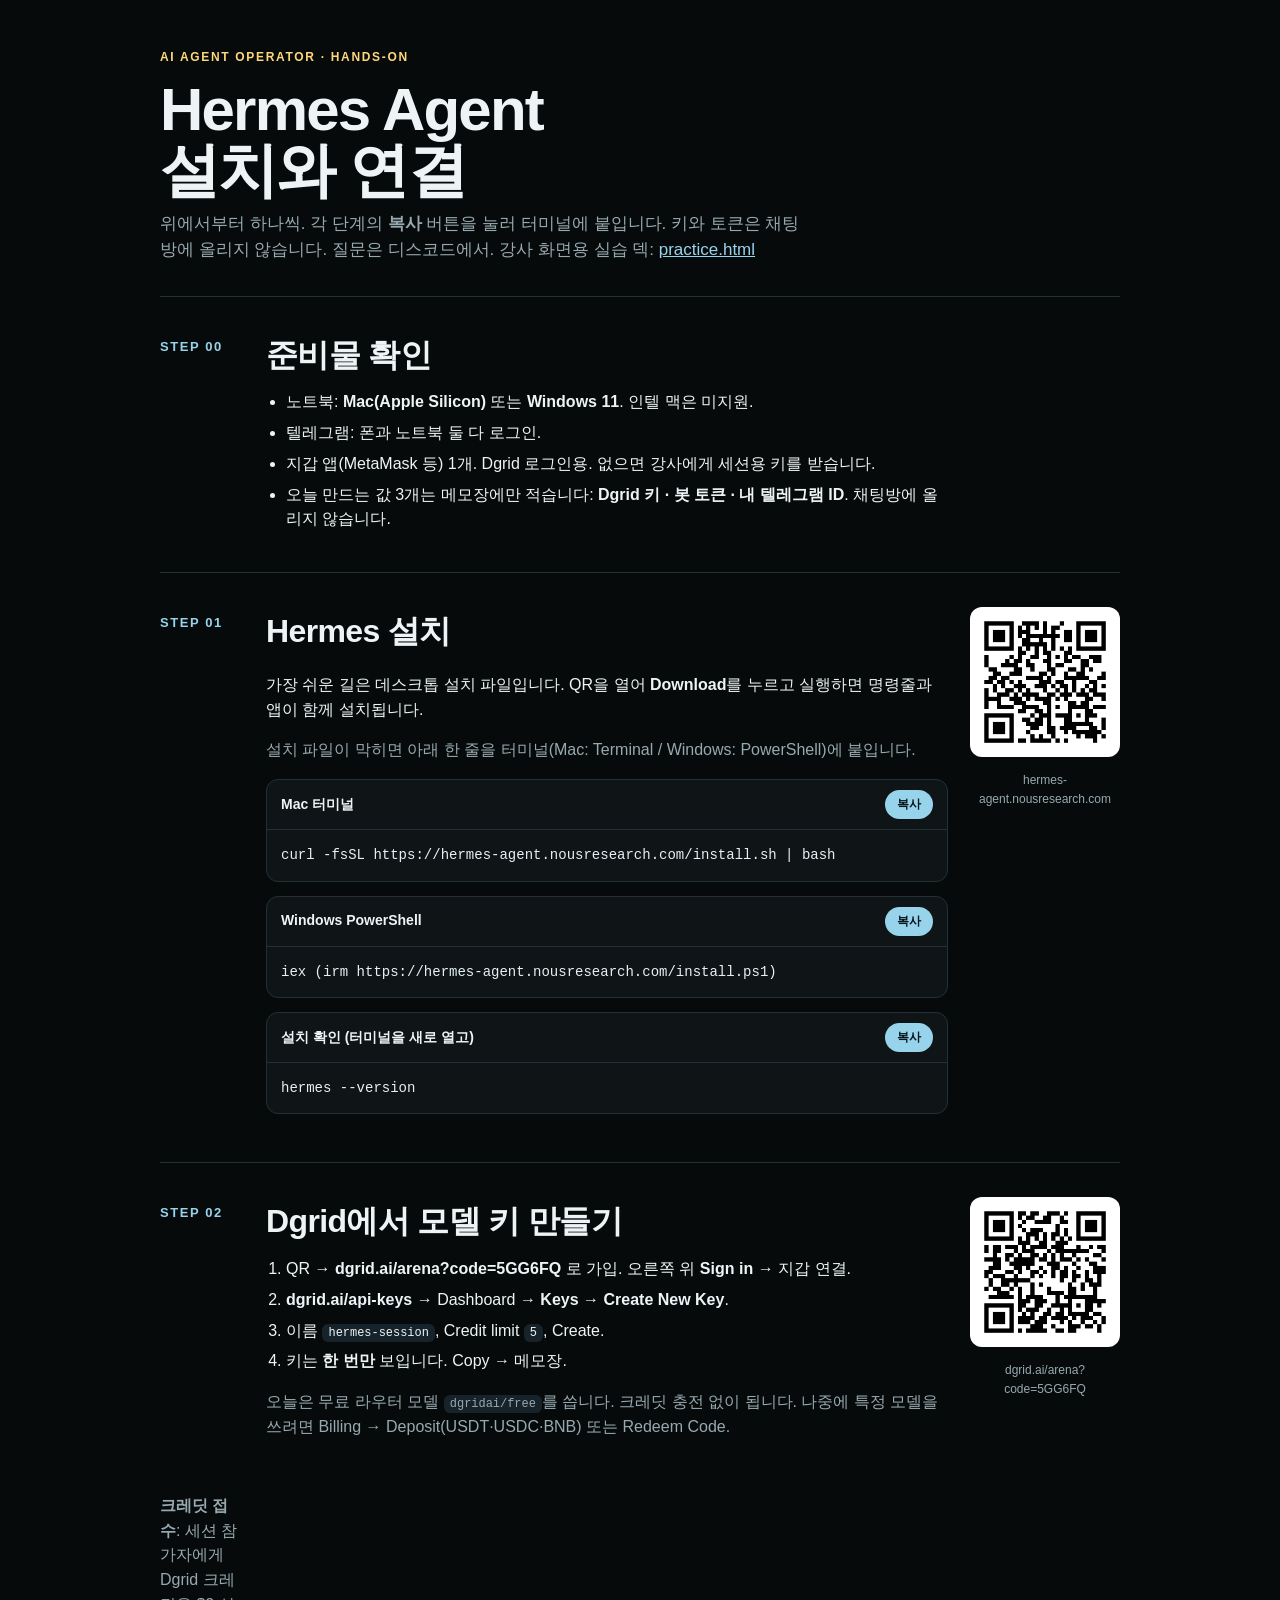
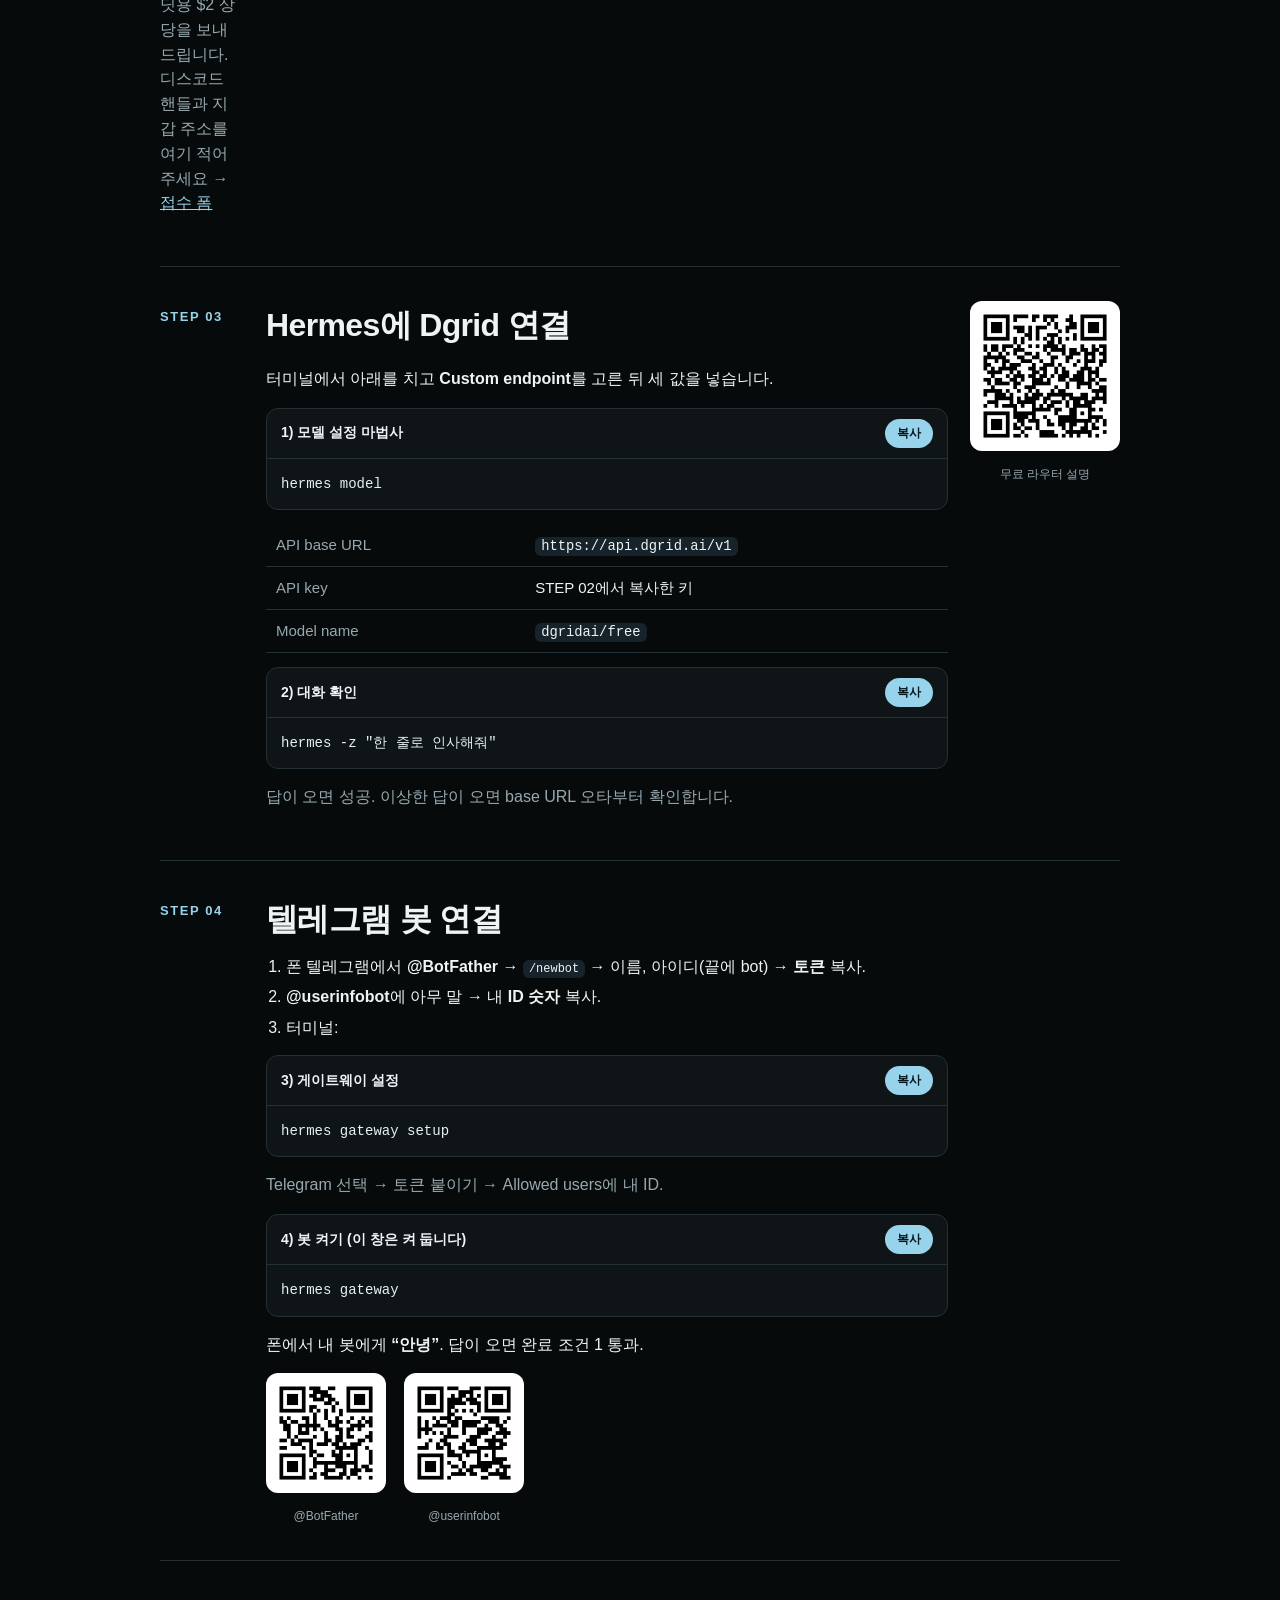
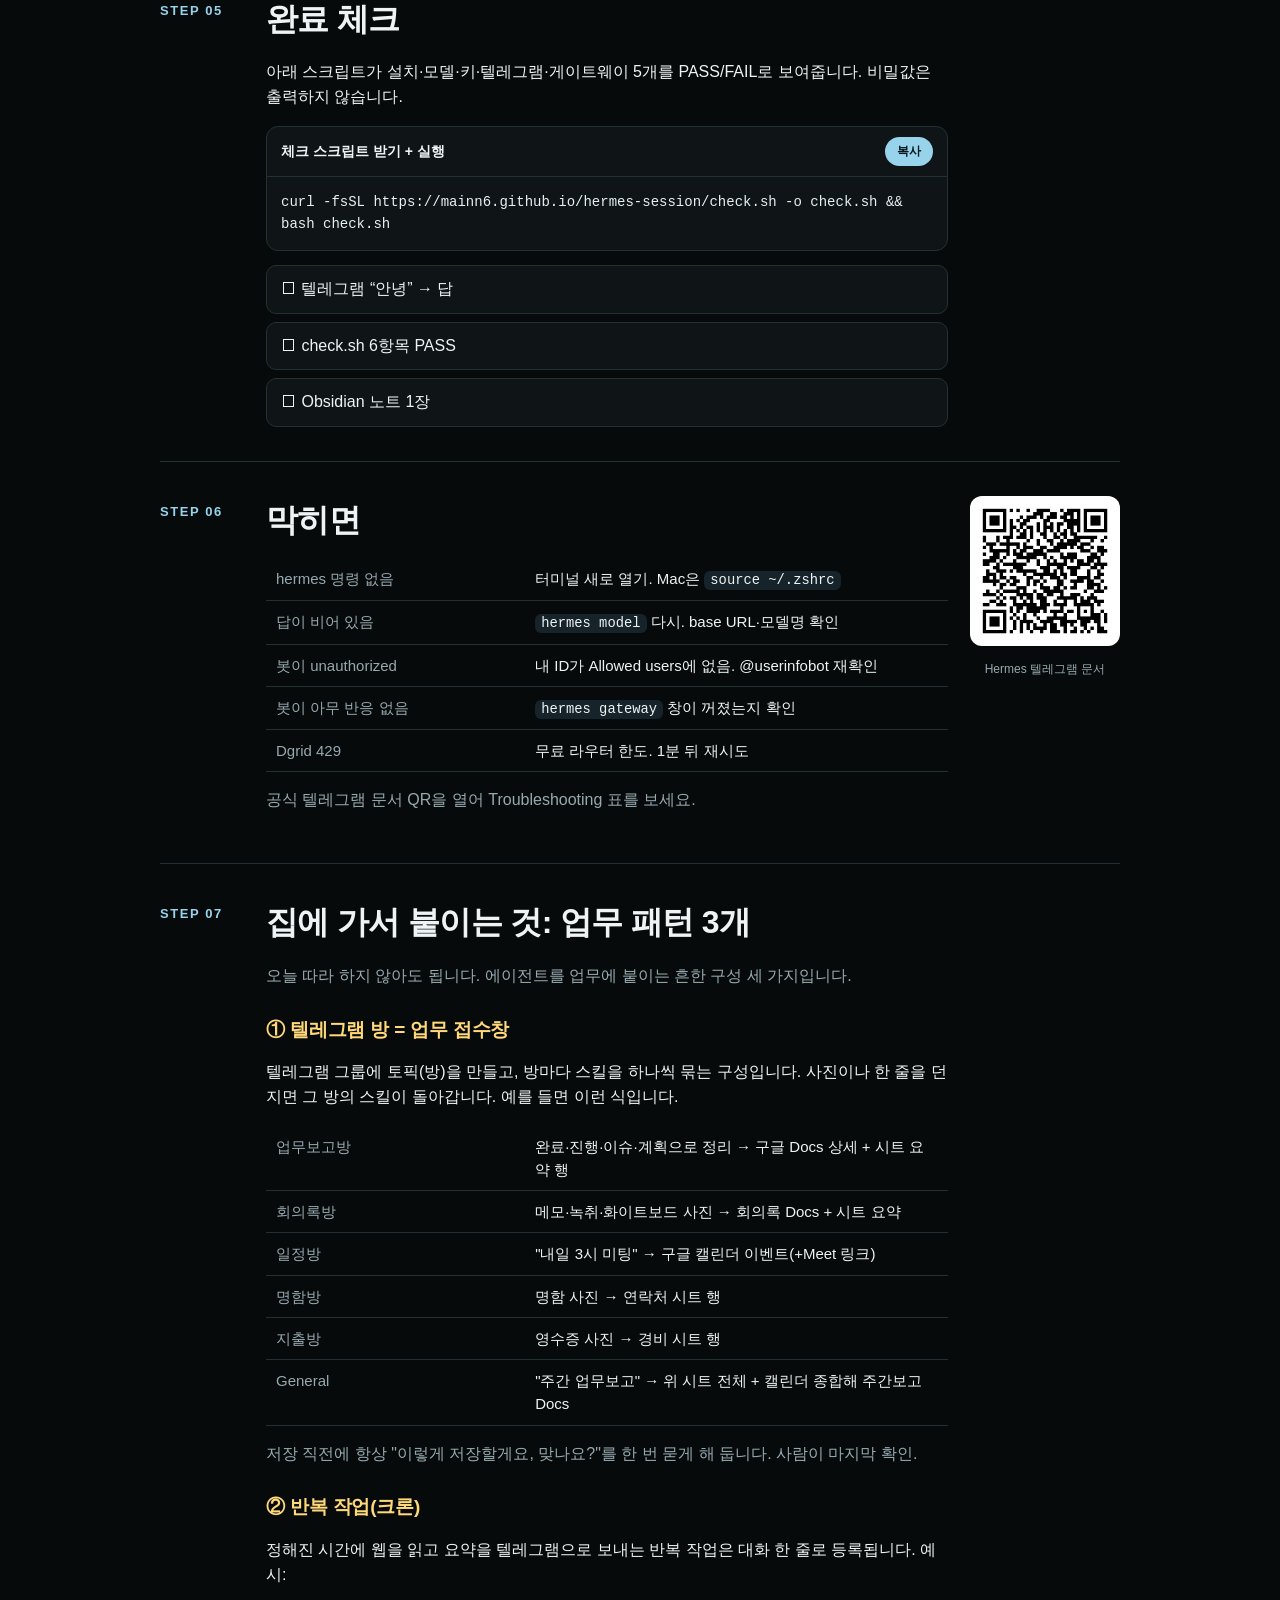
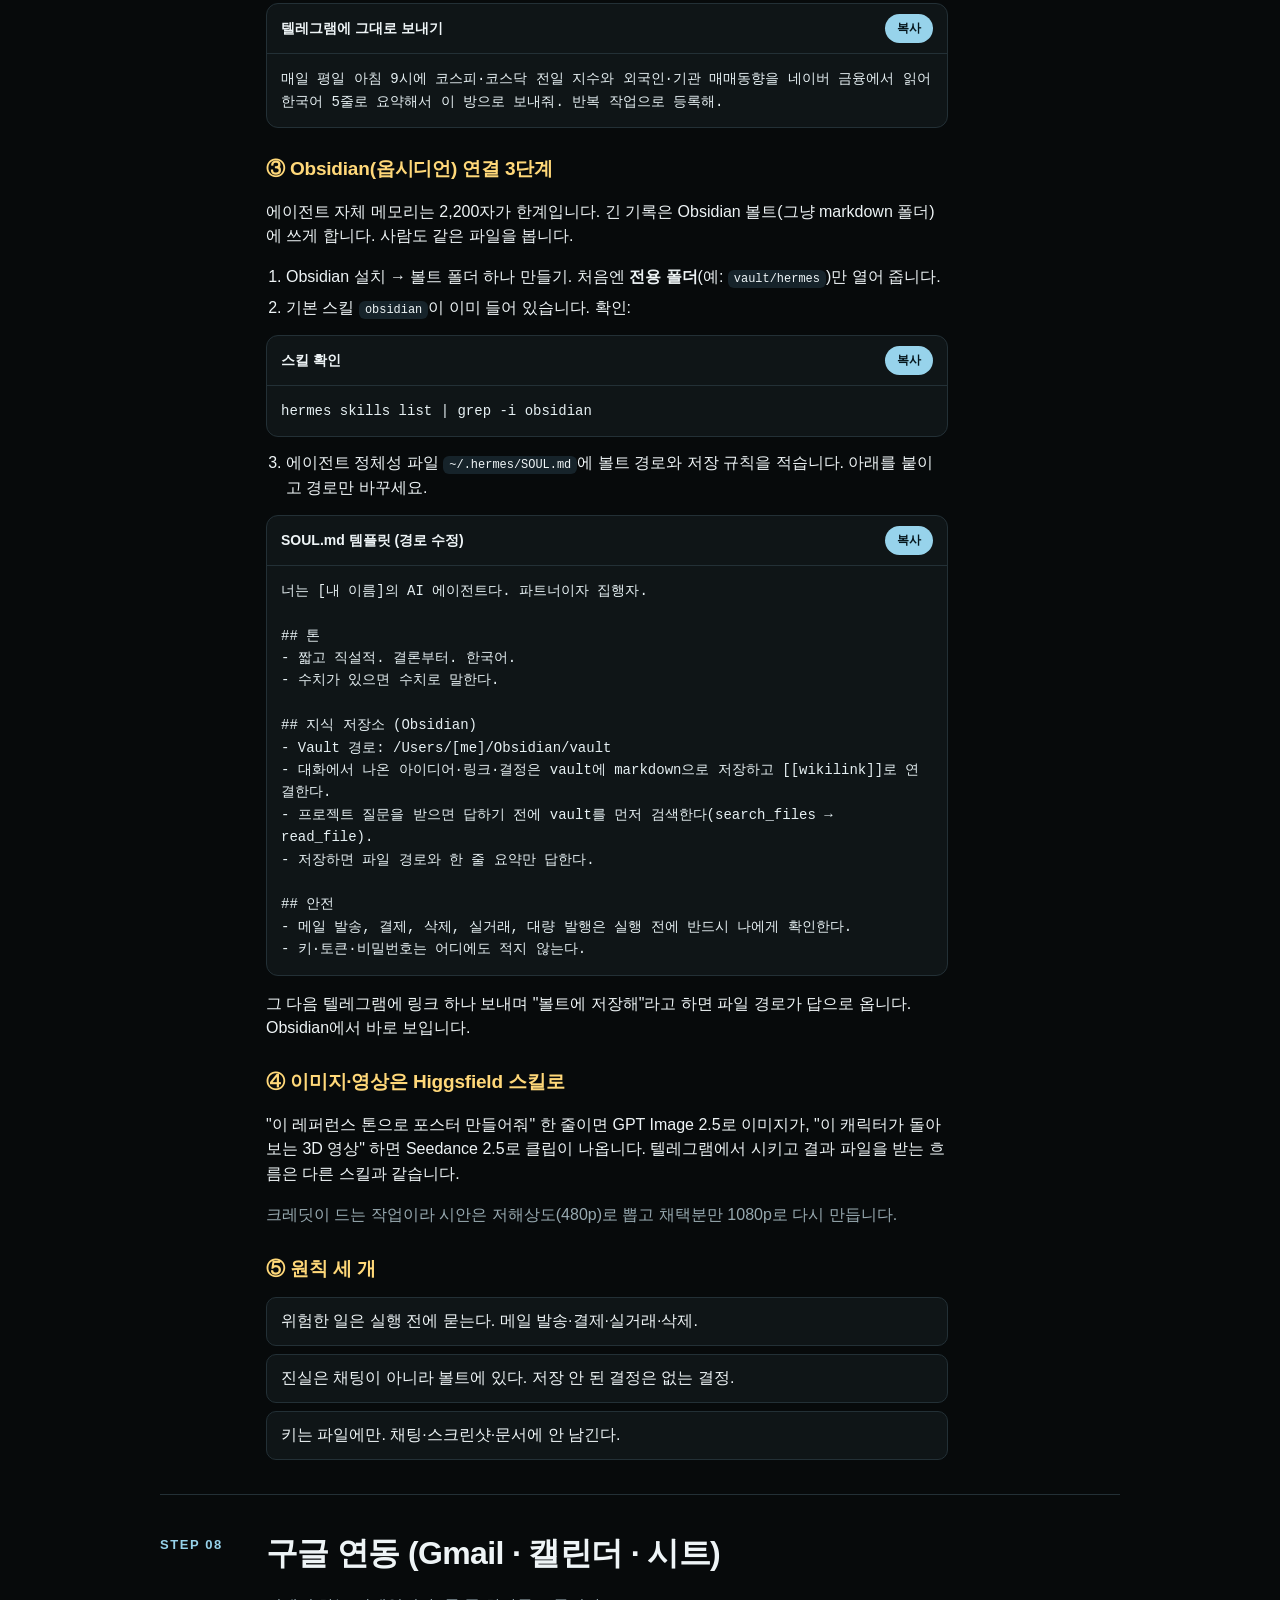
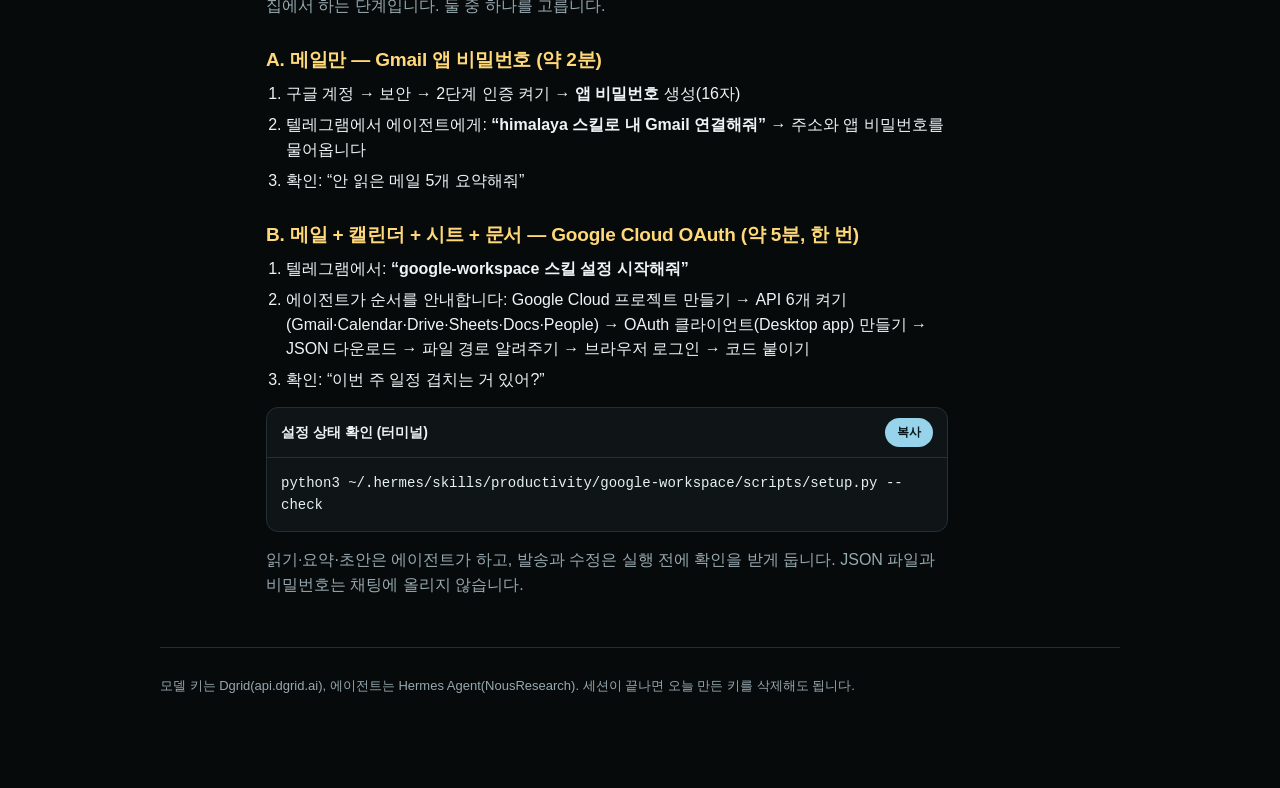
<file: index.html>
<!doctype html><html lang="ko"><head><meta charset="utf-8"><meta name="viewport" content="width=device-width,initial-scale=1">
<title>Hermes 에이전트 세팅 — 참가자 페이지</title>
<style>
:root{--bg:#070a0b;--panel:#0f1517;--line:#233036;--ink:#eef4f6;--muted:#97a9b0;--acc:#97d3eb;--acc2:#ffd879}
*{box-sizing:border-box}body{margin:0;background:var(--bg);color:var(--ink);font-family:"IBM Plex Sans KR",Pretendard,-apple-system,"Segoe UI",sans-serif;line-height:1.55}
main{width:min(960px,calc(100% - 32px));margin:0 auto;padding-block:48px 96px}
header{padding-bottom:32px;border-bottom:1px solid var(--line)}.eyebrow{color:var(--acc2);font-size:12px;font-weight:700;letter-spacing:.14em;text-transform:uppercase}
h1{margin:12px 0 10px;font-size:clamp(34px,6vw,60px);line-height:1.02;letter-spacing:-.03em}header p{margin:0;color:var(--muted);font-size:17px;max-width:640px}
.step{display:grid;grid-template-columns:84px 1fr 150px;gap:22px;padding:34px 0;border-bottom:1px solid var(--line)}
.num{color:var(--acc);font-weight:800;font-size:13px;letter-spacing:.12em;padding-top:6px}h2{margin:0 0 10px;font-size:clamp(22px,3.4vw,32px);letter-spacing:-.02em}
.muted{color:var(--muted)}ol,ul{margin:8px 0 0;padding-left:20px}li{margin:6px 0}code{background:#16232a;padding:2px 6px;border-radius:6px;font-size:.92em}
.cmd{margin:14px 0;border:1px solid var(--line);border-radius:12px;background:var(--panel);overflow:hidden}.cmd-h{display:flex;justify-content:space-between;align-items:center;padding:10px 14px;border-bottom:1px solid var(--line);font-size:14px}
.cmd button{border:0;border-radius:999px;padding:6px 12px;background:var(--acc);color:#06161c;font-weight:800;cursor:pointer;font-size:12px}
pre{margin:0;padding:14px;white-space:pre-wrap;overflow-wrap:anywhere;font:14px/1.6 ui-monospace,SFMono-Regular,Menlo,monospace;color:#e6f0f3}
.kv{width:100%;border-collapse:collapse;margin:12px 0;font-size:15px}.kv td{padding:9px 10px;border-bottom:1px solid var(--line);vertical-align:top}.kv td:first-child{color:var(--muted);width:38%}
figure.qr{margin:0;text-align:center}figure img{width:100%;max-width:150px;border-radius:12px;background:#fff;padding:6px}figcaption{font-size:12px;color:var(--muted);margin-top:6px}
.qr2{display:flex;gap:18px;margin-top:14px}.qr2 figure{margin:0;text-align:center}.qr2 img{width:120px}
.checklist{display:grid;gap:8px;margin-top:14px}.check{padding:11px 14px;border:1px solid var(--line);border-radius:10px;background:var(--panel)}
footer{padding-top:28px;color:var(--muted);font-size:13px}
@media(max-width:760px){.step{grid-template-columns:1fr}figure.qr{text-align:left}figure.qr img{max-width:130px}}
h3{margin:26px 0 8px;font-size:19px;letter-spacing:-.01em;color:var(--acc2)}
</style></head><body><main>
<header><div class="eyebrow">AI Agent Operator · hands-on</div><h1>Hermes Agent<br>설치와 연결</h1><p>위에서부터 하나씩. 각 단계의 <b>복사</b> 버튼을 눌러 터미널에 붙입니다. 키와 토큰은 채팅방에 올리지 않습니다. 질문은 디스코드에서. 강사 화면용 실습 덱: <a href="practice.html" style="color:var(--acc)">practice.html</a></p></header>
<section class="step" id="step0"><div class="num">STEP 00</div><div class="body"><h2>준비물 확인</h2><ul><li>노트북: <b>Mac(Apple Silicon)</b> 또는 <b>Windows 11</b>. 인텔 맥은 미지원.</li><li>텔레그램: 폰과 노트북 둘 다 로그인.</li><li>지갑 앱(MetaMask 등) 1개. Dgrid 로그인용. 없으면 강사에게 세션용 키를 받습니다.</li><li>오늘 만드는 값 3개는 메모장에만 적습니다: <b>Dgrid 키 · 봇 토큰 · 내 텔레그램 ID</b>. 채팅방에 올리지 않습니다.</li></ul></div></section><section class="step" id="step1"><div class="num">STEP 01</div><div class="body"><h2>Hermes 설치</h2><p>가장 쉬운 길은 데스크톱 설치 파일입니다. QR을 열어 <b>Download</b>를 누르고 실행하면 명령줄과 앱이 함께 설치됩니다.</p><p class="muted">설치 파일이 막히면 아래 한 줄을 터미널(Mac: Terminal / Windows: PowerShell)에 붙입니다.</p><div class="cmd"><div class="cmd-h"><strong>Mac 터미널</strong><button onclick="cp(this)">복사</button></div><pre>curl -fsSL https://hermes-agent.nousresearch.com/install.sh | bash</pre></div><div class="cmd"><div class="cmd-h"><strong>Windows PowerShell</strong><button onclick="cp(this)">복사</button></div><pre>iex (irm https://hermes-agent.nousresearch.com/install.ps1)</pre></div><div class="cmd"><div class="cmd-h"><strong>설치 확인 (터미널을 새로 열고)</strong><button onclick="cp(this)">복사</button></div><pre>hermes --version</pre></div></div><figure class="qr"><img src="[data-uri]" alt="QR"><figcaption>hermes-agent.nousresearch.com</figcaption></figure></section><section class="step" id="step2"><div class="num">STEP 02</div><div class="body"><h2>Dgrid에서 모델 키 만들기</h2><ol><li>QR → <b>dgrid.ai/arena?code=5GG6FQ</b> 로 가입. 오른쪽 위 <b>Sign in</b> → 지갑 연결.</li><li><b>dgrid.ai/api-keys</b> → Dashboard → <b>Keys</b> → <b>Create New Key</b>.</li><li>이름 <code>hermes-session</code>, Credit limit <code>5</code>, Create.</li><li>키는 <b>한 번만</b> 보입니다. Copy → 메모장.</li></ol><p class="muted">오늘은 무료 라우터 모델 <code>dgridai/free</code>를 씁니다. 크레딧 충전 없이 됩니다. 나중에 특정 모델을 쓰려면 Billing → Deposit(USDT·USDC·BNB) 또는 Redeem Code.</p></div><figure class="qr"><img src="[data-uri]" alt="QR"><figcaption>dgrid.ai/arena?code=5GG6FQ</figcaption></figure><p class="muted"><b>크레딧 접수</b>: 세션 참가자에게 Dgrid 크레딧용 $2 상당을 보내드립니다. 디스코드 핸들과 지갑 주소를 여기 적어 주세요 → <a href="https://docs.google.com/forms/d/e/1FAIpQLSfLmwIRULESwOrsmAvVsrcKSy8TjH6ixYWc5YSs3PwsZyFmDA/viewform" style="color:var(--acc)">접수 폼</a></p></section><section class="step" id="step3"><div class="num">STEP 03</div><div class="body"><h2>Hermes에 Dgrid 연결</h2><p>터미널에서 아래를 치고 <b>Custom endpoint</b>를 고른 뒤 세 값을 넣습니다.</p><div class="cmd"><div class="cmd-h"><strong>1) 모델 설정 마법사</strong><button onclick="cp(this)">복사</button></div><pre>hermes model</pre></div><table class="kv"><tr><td>API base URL</td><td><code>https://api.dgrid.ai/v1</code></td></tr><tr><td>API key</td><td>STEP 02에서 복사한 키</td></tr><tr><td>Model name</td><td><code>dgridai/free</code></td></tr></table><div class="cmd"><div class="cmd-h"><strong>2) 대화 확인</strong><button onclick="cp(this)">복사</button></div><pre>hermes -z "한 줄로 인사해줘"</pre></div><p class="muted">답이 오면 성공. 이상한 답이 오면 base URL 오타부터 확인합니다.</p></div><figure class="qr"><img src="[data-uri]" alt="QR"><figcaption>무료 라우터 설명</figcaption></figure></section><section class="step" id="step4"><div class="num">STEP 04</div><div class="body"><h2>텔레그램 봇 연결</h2><ol><li>폰 텔레그램에서 <b>@BotFather</b> → <code>/newbot</code> → 이름, 아이디(끝에 bot) → <b>토큰</b> 복사.</li><li><b>@userinfobot</b>에 아무 말 → 내 <b>ID 숫자</b> 복사.</li><li>터미널:</li></ol><div class="cmd"><div class="cmd-h"><strong>3) 게이트웨이 설정</strong><button onclick="cp(this)">복사</button></div><pre>hermes gateway setup</pre></div><p class="muted">Telegram 선택 → 토큰 붙이기 → Allowed users에 내 ID.</p><div class="cmd"><div class="cmd-h"><strong>4) 봇 켜기 (이 창은 켜 둡니다)</strong><button onclick="cp(this)">복사</button></div><pre>hermes gateway</pre></div><p>폰에서 내 봇에게 <b>“안녕”</b>. 답이 오면 완료 조건 1 통과.</p><div class="qr2"><figure><img src="[data-uri]"><figcaption>@BotFather</figcaption></figure><figure><img src="[data-uri]"><figcaption>@userinfobot</figcaption></figure></div></div></section><section class="step" id="step5"><div class="num">STEP 05</div><div class="body"><h2>완료 체크</h2><p>아래 스크립트가 설치·모델·키·텔레그램·게이트웨이 5개를 PASS/FAIL로 보여줍니다. 비밀값은 출력하지 않습니다.</p><div class="cmd"><div class="cmd-h"><strong>체크 스크립트 받기 + 실행</strong><button onclick="cp(this)">복사</button></div><pre>curl -fsSL https://mainn6.github.io/hermes-session/check.sh -o check.sh && bash check.sh</pre></div><div class="checklist"><div class="check">☐ 텔레그램 “안녕” → 답</div><div class="check">☐ check.sh 6항목 PASS</div><div class="check">☐ Obsidian 노트 1장</div></div></div></section><section class="step" id="step6"><div class="num">STEP 06</div><div class="body"><h2>막히면</h2><table class="kv"><tr><td>hermes 명령 없음</td><td>터미널 새로 열기. Mac은 <code>source ~/.zshrc</code></td></tr><tr><td>답이 비어 있음</td><td><code>hermes model</code> 다시. base URL·모델명 확인</td></tr><tr><td>봇이 unauthorized</td><td>내 ID가 Allowed users에 없음. @userinfobot 재확인</td></tr><tr><td>봇이 아무 반응 없음</td><td><code>hermes gateway</code> 창이 꺼졌는지 확인</td></tr><tr><td>Dgrid 429</td><td>무료 라우터 한도. 1분 뒤 재시도</td></tr></table><p class="muted">공식 텔레그램 문서 QR을 열어 Troubleshooting 표를 보세요.</p></div><figure class="qr"><img src="[data-uri]" alt="QR"><figcaption>Hermes 텔레그램 문서</figcaption></figure></section>
<section class="step" id="step7"><div class="num">STEP 07</div><div class="body"><h2>집에 가서 붙이는 것: 업무 패턴 3개</h2>
<p class="muted">오늘 따라 하지 않아도 됩니다. 에이전트를 업무에 붙이는 흔한 구성 세 가지입니다.</p>
<h3>① 텔레그램 방 = 업무 접수창</h3>
<p>텔레그램 그룹에 토픽(방)을 만들고, 방마다 스킬을 하나씩 묶는 구성입니다. 사진이나 한 줄을 던지면 그 방의 스킬이 돌아갑니다. 예를 들면 이런 식입니다.</p>
<table class="kv"><tr><td>업무보고방</td><td>완료·진행·이슈·계획으로 정리 → 구글 Docs 상세 + 시트 요약 행</td></tr><tr><td>회의록방</td><td>메모·녹취·화이트보드 사진 → 회의록 Docs + 시트 요약</td></tr><tr><td>일정방</td><td>"내일 3시 미팅" → 구글 캘린더 이벤트(+Meet 링크)</td></tr><tr><td>명함방</td><td>명함 사진 → 연락처 시트 행</td></tr><tr><td>지출방</td><td>영수증 사진 → 경비 시트 행</td></tr><tr><td>General</td><td>"주간 업무보고" → 위 시트 전체 + 캘린더 종합해 주간보고 Docs</td></tr></table>
<p class="muted">저장 직전에 항상 "이렇게 저장할게요, 맞나요?"를 한 번 묻게 해 둡니다. 사람이 마지막 확인.</p>
<h3>② 반복 작업(크론)</h3>
<p>정해진 시간에 웹을 읽고 요약을 텔레그램으로 보내는 반복 작업은 대화 한 줄로 등록됩니다. 예시:</p>
<div class="cmd"><div class="cmd-h"><strong>텔레그램에 그대로 보내기</strong><button onclick="cp(this)">복사</button></div><pre>매일 평일 아침 9시에 코스피·코스닥 전일 지수와 외국인·기관 매매동향을 네이버 금융에서 읽어 한국어 5줄로 요약해서 이 방으로 보내줘. 반복 작업으로 등록해.</pre></div>
<h3>③ Obsidian(옵시디언) 연결 3단계</h3>
<p>에이전트 자체 메모리는 2,200자가 한계입니다. 긴 기록은 Obsidian 볼트(그냥 markdown 폴더)에 쓰게 합니다. 사람도 같은 파일을 봅니다.</p>
<ol><li>Obsidian 설치 → 볼트 폴더 하나 만들기. 처음엔 <b>전용 폴더</b>(예: <code>vault/hermes</code>)만 열어 줍니다.</li><li>기본 스킬 <code>obsidian</code>이 이미 들어 있습니다. 확인:</li></ol>
<div class="cmd"><div class="cmd-h"><strong>스킬 확인</strong><button onclick="cp(this)">복사</button></div><pre>hermes skills list | grep -i obsidian</pre></div>
<ol start="3"><li>에이전트 정체성 파일 <code>~/.hermes/SOUL.md</code>에 볼트 경로와 저장 규칙을 적습니다. 아래를 붙이고 경로만 바꾸세요.</li></ol>
<div class="cmd"><div class="cmd-h"><strong>SOUL.md 템플릿 (경로 수정)</strong><button onclick="cp(this)">복사</button></div><pre>너는 [내 이름]의 AI 에이전트다. 파트너이자 집행자.

## 톤
- 짧고 직설적. 결론부터. 한국어.
- 수치가 있으면 수치로 말한다.

## 지식 저장소 (Obsidian)
- Vault 경로: /Users/[me]/Obsidian/vault
- 대화에서 나온 아이디어·링크·결정은 vault에 markdown으로 저장하고 [[wikilink]]로 연결한다.
- 프로젝트 질문을 받으면 답하기 전에 vault를 먼저 검색한다(search_files → read_file).
- 저장하면 파일 경로와 한 줄 요약만 답한다.

## 안전
- 메일 발송, 결제, 삭제, 실거래, 대량 발행은 실행 전에 반드시 나에게 확인한다.
- 키·토큰·비밀번호는 어디에도 적지 않는다.</pre></div>
<p>그 다음 텔레그램에 링크 하나 보내며 "볼트에 저장해"라고 하면 파일 경로가 답으로 옵니다. Obsidian에서 바로 보입니다.</p>
<h3>④ 이미지·영상은 Higgsfield 스킬로</h3>
<p>"이 레퍼런스 톤으로 포스터 만들어줘" 한 줄이면 GPT Image 2.5로 이미지가, "이 캐릭터가 돌아보는 3D 영상" 하면 Seedance 2.5로 클립이 나옵니다. 텔레그램에서 시키고 결과 파일을 받는 흐름은 다른 스킬과 같습니다.</p>
<p class="muted">크레딧이 드는 작업이라 시안은 저해상도(480p)로 뽑고 채택분만 1080p로 다시 만듭니다.</p>
<h3>⑤ 원칙 세 개</h3>
<div class="checklist"><div class="check">위험한 일은 실행 전에 묻는다. 메일 발송·결제·실거래·삭제.</div><div class="check">진실은 채팅이 아니라 볼트에 있다. 저장 안 된 결정은 없는 결정.</div><div class="check">키는 파일에만. 채팅·스크린샷·문서에 안 남긴다.</div></div>
</div><div></div></section>
<section class="step" id="step8"><div class="num">STEP 08</div><div class="body"><h2>구글 연동 (Gmail · 캘린더 · 시트)</h2>
<p class="muted">집에서 하는 단계입니다. 둘 중 하나를 고릅니다.</p>
<h3>A. 메일만 — Gmail 앱 비밀번호 (약 2분)</h3>
<ol><li>구글 계정 → 보안 → 2단계 인증 켜기 → <b>앱 비밀번호</b> 생성(16자)</li><li>텔레그램에서 에이전트에게: <b>“himalaya 스킬로 내 Gmail 연결해줘”</b> → 주소와 앱 비밀번호를 물어옵니다</li><li>확인: “안 읽은 메일 5개 요약해줘”</li></ol>
<h3>B. 메일 + 캘린더 + 시트 + 문서 — Google Cloud OAuth (약 5분, 한 번)</h3>
<ol><li>텔레그램에서: <b>“google-workspace 스킬 설정 시작해줘”</b></li><li>에이전트가 순서를 안내합니다: Google Cloud 프로젝트 만들기 → API 6개 켜기(Gmail·Calendar·Drive·Sheets·Docs·People) → OAuth 클라이언트(Desktop app) 만들기 → JSON 다운로드 → 파일 경로 알려주기 → 브라우저 로그인 → 코드 붙이기</li><li>확인: “이번 주 일정 겹치는 거 있어?”</li></ol><div class="cmd"><div class="cmd-h"><strong>설정 상태 확인 (터미널)</strong><button onclick="cp(this)">복사</button></div><pre>python3 ~/.hermes/skills/productivity/google-workspace/scripts/setup.py --check</pre></div>
<p class="muted">읽기·요약·초안은 에이전트가 하고, 발송과 수정은 실행 전에 확인을 받게 둡니다. JSON 파일과 비밀번호는 채팅에 올리지 않습니다.</p>
</div><div></div></section>
<footer>모델 키는 Dgrid(api.dgrid.ai), 에이전트는 Hermes Agent(NousResearch). 세션이 끝나면 오늘 만든 키를 삭제해도 됩니다.</footer>
</main>
<script>function cp(b){const t=b.closest('.cmd').querySelector('pre').innerText;navigator.clipboard.writeText(t).then(()=>{b.textContent='복사됨';setTimeout(()=>b.textContent='복사',1400)})}</script>
</body></html>
</file>
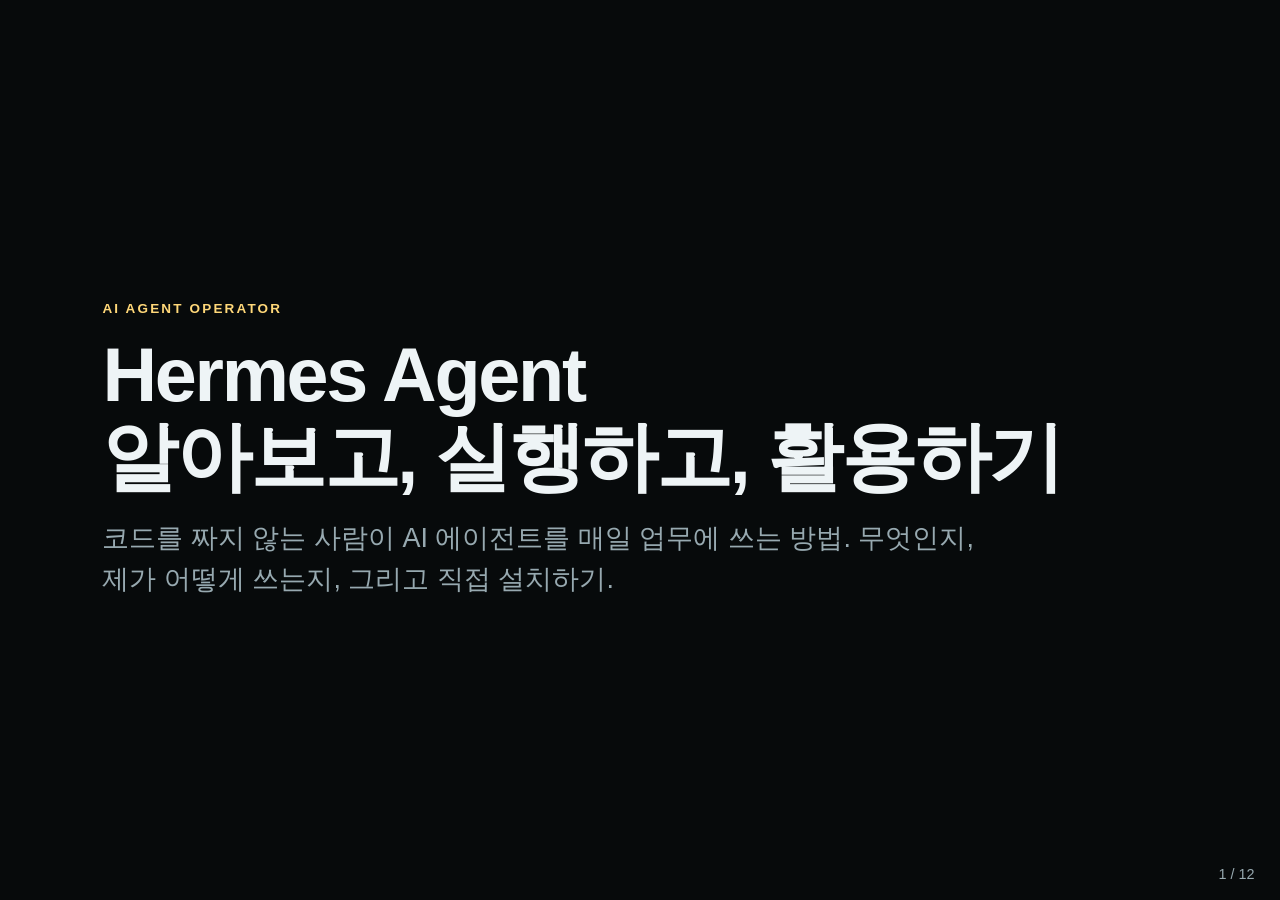
<file: deck.html>
<!doctype html><html lang="ko"><head><meta charset="utf-8"><meta name="viewport" content="width=device-width,initial-scale=1"><title>Hermes Agent 소개</title><style>
:root{--bg:#070a0b;--ink:#eef4f6;--muted:#97a9b0;--acc:#97d3eb;--acc2:#ffd879;--line:#233036;--panel:#0f1517}
*{box-sizing:border-box;margin:0;padding:0}html,body{height:100%;background:var(--bg);color:var(--ink);font-family:"IBM Plex Sans KR",Pretendard,-apple-system,"Segoe UI",sans-serif}
body{overflow:hidden}.deck{position:relative;width:100vw;height:100vh}
.slide{position:absolute;inset:0;padding:7vh 8vw;display:none;flex-direction:column;justify-content:center;gap:2.2vh}.slide.on{display:flex}
.kick{color:var(--acc2);font-size:1.5vh;font-weight:800;letter-spacing:.16em;text-transform:uppercase}
h1{font-size:6.2vh;line-height:1.08;letter-spacing:-.03em}.cover h1{font-size:8.4vh}.center{align-items:center;text-align:center}
p,li,td{font-size:2.6vh;line-height:1.5}.sub{color:var(--muted);font-size:3vh;max-width:70vw}.tag{color:var(--acc);font-size:2vh}
.note{color:var(--muted);font-size:2.2vh}
ol.big,ul.big{padding-left:3.2vh}ol.big li,ul.big li{font-size:3.1vh;margin:.9vh 0}
.cols{display:flex;gap:6vw;margin:1.5vh 0}.num{font-size:7vh;font-weight:800;letter-spacing:-.03em;color:var(--acc)}.lab{color:var(--muted);font-size:2vh}
figure.q{text-align:center}figure.q img{width:100%;background:#fff;border-radius:1.6vh;padding:1vh}figcaption{color:var(--muted);font-size:1.8vh;margin-top:.8vh}
pre{background:var(--panel);border:1px solid var(--line);border-radius:1.4vh;padding:1.8vh 2.2vh;font:2.3vh/1.6 ui-monospace,Menlo,monospace;white-space:pre-wrap;color:#e6f0f3;margin:1vh 0}
code{background:#16232a;padding:.2vh .8vh;border-radius:.8vh}
.kv{border-collapse:collapse;width:100%}.kv td{padding:1.2vh 1.4vh;border-bottom:1px solid var(--line);vertical-align:top}.kv td:first-child{color:var(--muted);width:22%}
.grid7{display:grid;grid-template-columns:repeat(4,1fr);gap:1.6vh;margin:1vh 0}.grid7 div{border:1px solid var(--line);border-radius:1.4vh;padding:2.4vh 1.8vh;font-size:2.6vh;background:var(--panel)}
.pager{position:fixed;right:2vw;bottom:2vh;color:var(--muted);font-size:1.6vh}
@media print{@page{size:338.7mm 190.5mm;margin:0}body{overflow:visible}.deck{height:auto}.slide{display:flex!important;position:relative;height:190.5mm;width:338.7mm;page-break-after:always;padding:14mm 26mm}.pager{display:none}
h1{font-size:34pt}.cover h1{font-size:46pt}p,li,td{font-size:14pt}ol.big li,ul.big li{font-size:17pt}.sub{font-size:16pt}.kick{font-size:9pt}.note{font-size:12pt}.num{font-size:38pt}.lab{font-size:11pt}pre{font-size:13pt}figcaption{font-size:10pt}.grid7 div{font-size:14pt}.tag{font-size:11pt}figure.q{width:64mm!important}}
</style></head><body><div class="deck"><section class="slide cover"><div class="kick">AI Agent Operator</div><h1>Hermes Agent<br>알아보고, 실행하고, 활용하기</h1><p class="sub">코드를 짜지 않는 사람이 AI 에이전트를 매일 업무에 쓰는 방법. 무엇인지, 제가 어떻게 쓰는지, 그리고 직접 설치하기.</p></section><section class="slide "><div class="kick">01 Hermes Agent</div><h1>폰에서 시키는 내 AI 비서</h1><ul class="big"><li>내 컴퓨터에서 돌아가는 오픈소스 에이전트(NousResearch)</li><li>텔레그램에 한 줄 보내면 파일·웹·메일·일정을 읽고 처리해서 답합니다</li><li>자주 하는 일은 한 번 정해두면 정해진 시간에 알아서 돌아갑니다</li><li>컴퓨터 앞에 없어도 됩니다. 저는 밖에서 폰으로 씁니다</li></ul></section><section class="slide "><div class="kick">02 구성</div><h1>필요한 부품은 셋</h1><table class="kv"><tr><td>컴퓨터</td><td>Mac 또는 Windows. 에이전트가 여기서 돌아갑니다</td></tr><tr><td>텔레그램</td><td>봇 하나. 폰에서 명령하고 결과를 받는 창</td></tr><tr><td>모델 키</td><td>에이전트의 두뇌. 저는 Dgrid 한 키로 200개 모델을 골라 씁니다</td></tr></table><p class="note">그 위에 기억(Obsidian 볼트)과 스킬(메일·시트·이미지 같은 작업 묶음)을 얹습니다. 설치는 뒤에 실습으로.</p></section><section class="slide "><div class="kick">03 제가 쓰는 방식</div><h1>텔레그램 방이 업무 접수창</h1><p>회사 텔레그램 그룹에 방을 여섯 개 두고, 방마다 스킬을 하나씩 묶었습니다. 사진이나 한 줄을 던지면 그 방의 스킬이 돌아갑니다.</p><table class="kv"><tr><td>업무보고방</td><td>완료·진행·이슈·계획으로 정리 → 구글 Docs 상세 + 시트 요약 행</td></tr><tr><td>회의록방</td><td>메모·녹취·화이트보드 사진 → 회의록 Docs + 시트</td></tr><tr><td>일정방</td><td>“내일 3시 미팅” → 구글 캘린더 이벤트(+Meet)</td></tr><tr><td>명함방</td><td>명함 사진 → 연락처 시트 행</td></tr><tr><td>지출방</td><td>영수증 사진 → 경비 시트 행</td></tr><tr><td>General</td><td>“주간 업무보고” → 위 시트 전체와 캘린더를 종합해 주간보고 Docs</td></tr></table></section><section class="slide "><div class="kick">04 사례 · 업무보고</div><h1>세 줄 보내면 문서와 시트가 생긴다</h1><ol class="big"><li>업무보고방에 오늘 한 일 세 줄</li><li>에이전트가 완료 · 진행 · 이슈 · 계획으로 나눠 정리</li><li>“이렇게 저장할게요, 맞나요?” → 확인</li><li>Docs 상세 문서 생성, 시트에 요약과 링크 한 행</li></ol><p class="note">저장 전에 한 번 묻게 둔 이유: 잘못 들어간 행을 나중에 찾는 시간이 더 큽니다. 금요일엔 이 시트들을 모아 주간보고를 뽑습니다.</p></section><section class="slide "><div class="kick">05 사례 · 반복 작업</div><h1>매일 아침 9시, 시장 요약</h1><ul class="big"><li>평일 09:00에 코스피·코스닥 전일 지수와 외국인·기관 수급을 읽어 한국어 5줄로 텔레그램에 보냅니다</li><li>만든 방법은 대화 한 줄. “매일 9시에 이거 해서 보내줘. 반복 작업으로 등록해.”</li><li>같은 방식으로 매일 10시 X 초안 세트, 소셜·깃허브 소재 수집이 돌아갑니다</li></ul><p class="note">코드를 짠 게 아니라 일을 말로 정해둔 것입니다. 안 맞으면 말로 고칩니다.</p></section><section class="slide "><div class="kick">06 사례 · 이미지와 영상</div><h1>포스터와 영상도 텔레그램에서</h1><ul class="big"><li>Higgsfield 스킬: “이 레퍼런스 톤으로 포스터 만들어줘” → GPT Image 2.5</li><li>“이 캐릭터가 돌아보는 3D 영상” → Seedance 2.5</li><li>화면 안 글자는 AI에 맡기지 않고 따로 얹습니다. 시안은 480p, 채택분만 1080p</li></ul><p class="note">최근 실물: 투자자 디너 포스터, 소책자 표지 15장, 파트너십 발표 영상 19초. 전부 이 경로로.</p></section><section class="slide "><div class="kick">07 구글 연동</div><h1>Gmail · 캘린더 · 시트</h1><ul class="big"><li>메일만 필요하면 Gmail 앱 비밀번호로 2분(himalaya 스킬)</li><li>캘린더·시트·문서까지면 Google Cloud OAuth 한 번(google-workspace 스킬, 5분)</li><li>읽기·요약·초안은 에이전트가, <b>발송과 수정은 확인 후</b></li></ul><pre>“오늘 안 읽은 메일 요약해줘”
“이 메일에 답장 초안 써줘. 보내기 전에 보여줘”
“이번 주 일정 겹치는 거 있어?”</pre></section><section class="slide "><div class="kick">08 기억</div><h1>Obsidian 볼트 = 에이전트의 기억</h1><ul class="big"><li>에이전트 자체 메모리는 2,200자. 긴 기록은 볼트(markdown 폴더)에 씁니다</li><li>정체성 파일에 한 줄: “프로젝트 질문은 답하기 전에 볼트를 먼저 검색한다”</li><li>밖에서 “그 링크 어디 저장했지?” 하면 파일명을 찍어 답합니다. 저도 같은 파일을 봅니다</li></ul><p class="note">진실은 채팅이 아니라 볼트에 있습니다. 저장 안 된 결정은 없는 결정.</p></section><section class="slide "><div class="kick">09 원칙</div><h1>회사에서 써도 되는 조건 셋</h1><ol class="big"><li>위험한 일은 실행 전에 <b>묻는다</b>. 메일 발송 · 결제 · 삭제</li><li>진실은 <b>볼트</b>에. 채팅은 흘러간다</li><li>키는 <b>파일에만</b>. 채팅 · 스크린샷 · 문서에 안 남긴다</li></ol></section><section class="slide center"><div class="kick">준비</div><h1>Dgrid 가입은 이 QR로</h1><figure class="q" style="width:340px"><img src="[data-uri]"><figcaption>dgrid.ai/arena?code=5GG6FQ</figcaption></figure><p class="note">가입 후 dgrid.ai/api-keys 에서 모델 키를 만듭니다. 오늘은 무료 라우터라 크레딧이 필요 없습니다.</p></section><section class="slide center"><div class="kick">실습</div><h1>설치와 실습 자료는 디스코드에</h1><figure class="q" style="width:340px"><img src="[data-uri]"><figcaption>discord.gg/QxeUpCUX</figcaption></figure><p class="note">입장하면 SESSIONS → #헤르메스 채널에 설치 순서와 자료가 있습니다. 여기서부터 같이 설치합니다.</p></section></div><div class="pager" id="pg"></div><script>const sl=[...document.querySelectorAll('.slide')];let i=Math.max(0,Math.min(sl.length-1,parseInt(location.hash.slice(1)||'0')));function go(n){i=(n+sl.length)%sl.length;sl.forEach((s,k)=>s.classList.toggle('on',k===i));location.hash=i;document.getElementById('pg').textContent=(i+1)+' / '+sl.length}
addEventListener('keydown',e=>{if(['ArrowRight','PageDown',' '].includes(e.key))go(i+1);if(['ArrowLeft','PageUp'].includes(e.key))go(i-1);if(e.key==='Home')go(0)});addEventListener('click',e=>{if(e.clientX>innerWidth/2)go(i+1);else go(i-1)});go(i)</script></body></html>
</file>
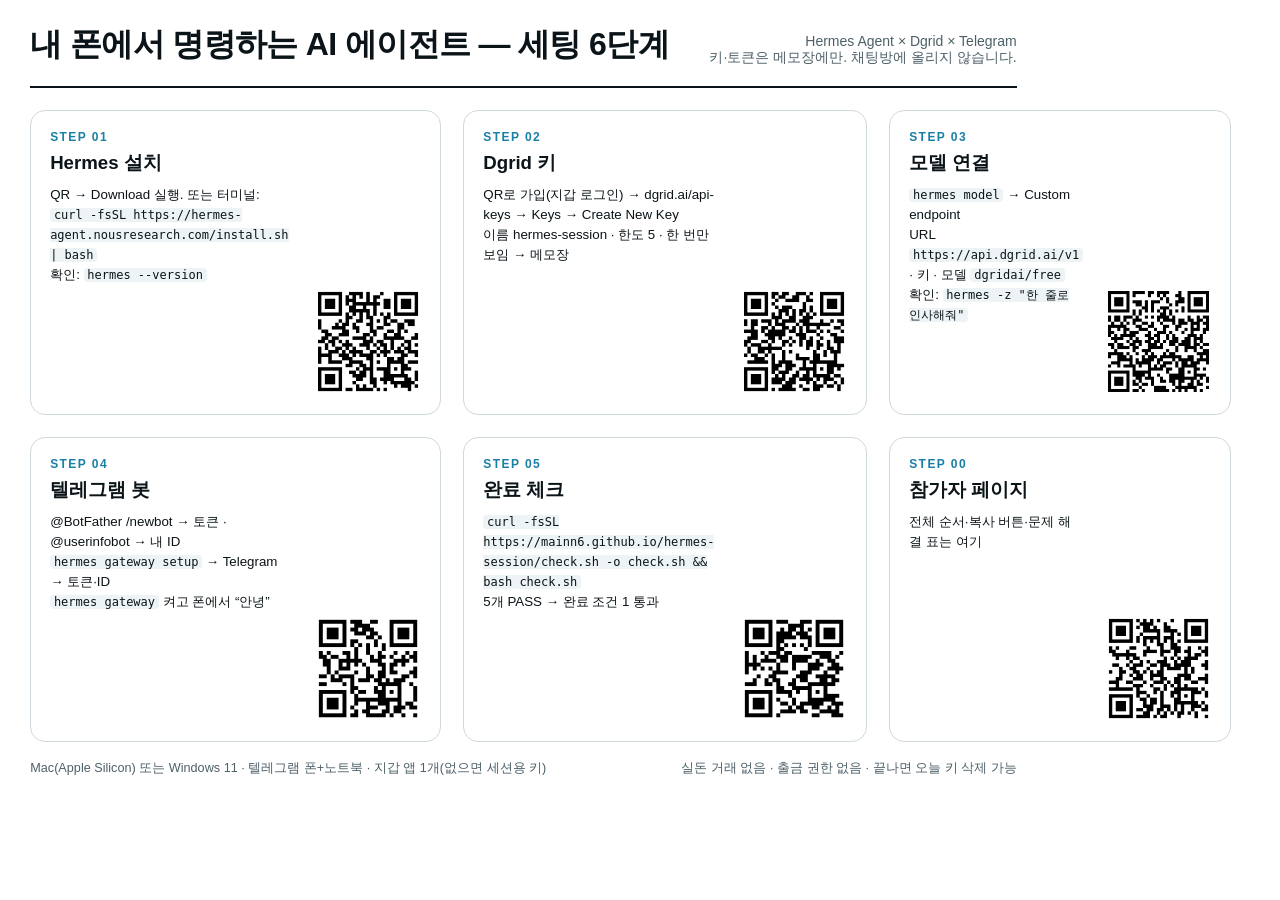
<file: install-guide-a4.html>
<!doctype html><html lang="ko"><head><meta charset="utf-8"><title>Hermes 세팅 가이드 A4</title>
<style>@page{size:A4 landscape;margin:10mm}body{margin:0;font-family:"IBM Plex Sans KR",Pretendard,-apple-system,sans-serif;color:#0b1418;background:#fff}
.wrap{width:277mm;height:190mm;padding:6mm 8mm;box-sizing:border-box}
.h{display:flex;justify-content:space-between;align-items:flex-end;border-bottom:2px solid #0b1418;padding-bottom:5mm;margin-bottom:6mm}
.h h1{margin:0;font-size:24pt;letter-spacing:-.02em}.h .s{color:#4d6068;font-size:10.5pt;text-align:right}
.g{display:grid;grid-template-columns:repeat(3,1fr);gap:6mm}
.c{border:1px solid #cfd8dc;border-radius:4mm;padding:5mm;position:relative;min-height:70mm}
.n{font-size:9pt;font-weight:800;letter-spacing:.12em;color:#1a7fa6}h3{margin:1.5mm 0 2.5mm;font-size:14pt}
p{margin:0;font-size:10pt;line-height:1.5;padding-right:34mm}code{background:#eef3f5;padding:0 1mm;border-radius:1mm;font-size:9pt}
.c img{position:absolute;right:4mm;bottom:4mm;width:30mm;height:30mm}
.f{margin-top:5mm;font-size:9.5pt;color:#4d6068;display:flex;justify-content:space-between}</style></head>
<body><div class="wrap"><div class="h"><h1>내 폰에서 명령하는 AI 에이전트 — 세팅 6단계</h1><div class="s">Hermes Agent × Dgrid × Telegram<br>키·토큰은 메모장에만. 채팅방에 올리지 않습니다.</div></div>
<div class="g"><div class="c"><div class="n">STEP 01</div><h3>Hermes 설치</h3><p>QR → Download 실행. 또는 터미널:<br><code>curl -fsSL https://hermes-agent.nousresearch.com/install.sh | bash</code><br>확인: <code>hermes --version</code></p><img src="[data-uri]"></div><div class="c"><div class="n">STEP 02</div><h3>Dgrid 키</h3><p>QR로 가입(지갑 로그인) → dgrid.ai/api-keys → Keys → Create New Key<br>이름 hermes-session · 한도 5 · 한 번만 보임 → 메모장</p><img src="[data-uri]"></div><div class="c"><div class="n">STEP 03</div><h3>모델 연결</h3><p><code>hermes model</code> → Custom endpoint<br>URL <code>https://api.dgrid.ai/v1</code> · 키 · 모델 <code>dgridai/free</code><br>확인: <code>hermes -z "한 줄로 인사해줘"</code></p><img src="[data-uri]"></div><div class="c"><div class="n">STEP 04</div><h3>텔레그램 봇</h3><p>@BotFather /newbot → 토큰 · @userinfobot → 내 ID<br><code>hermes gateway setup</code> → Telegram → 토큰·ID<br><code>hermes gateway</code> 켜고 폰에서 “안녕”</p><img src="[data-uri]"></div><div class="c"><div class="n">STEP 05</div><h3>완료 체크</h3><p><code>curl -fsSL https://mainn6.github.io/hermes-session/check.sh -o check.sh && bash check.sh</code><br>5개 PASS → 완료 조건 1 통과</p><img src="[data-uri]"></div><div class="c"><div class="n">STEP 00</div><h3>참가자 페이지</h3><p>전체 순서·복사 버튼·문제 해결 표는 여기</p><img src="[data-uri]"></div></div>
<div class="f"><span>Mac(Apple Silicon) 또는 Windows 11 · 텔레그램 폰+노트북 · 지갑 앱 1개(없으면 세션용 키)</span><span>실돈 거래 없음 · 출금 권한 없음 · 끝나면 오늘 키 삭제 가능</span></div></div></body></html>
</file>
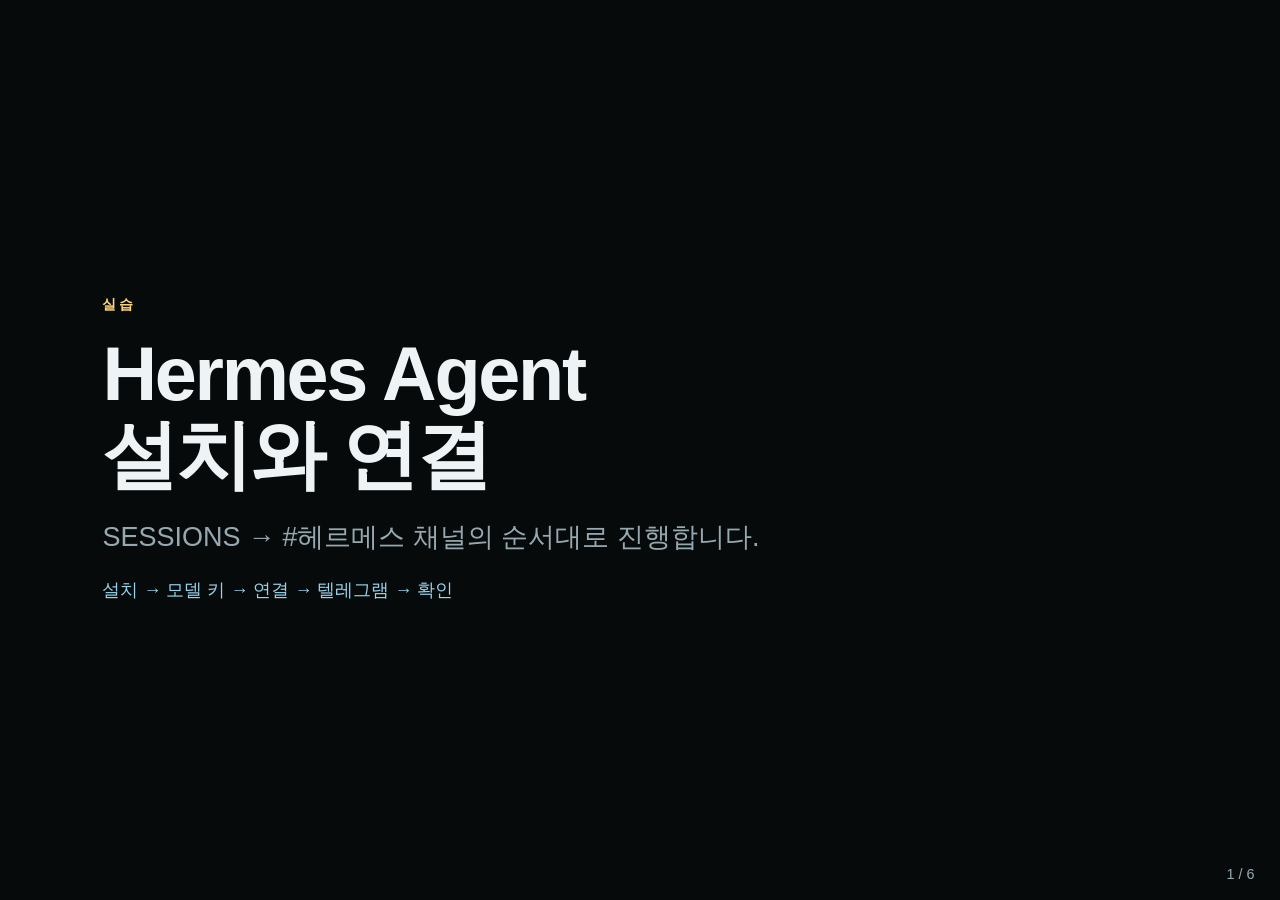
<file: practice.html>
<!doctype html><html lang="ko"><head><meta charset="utf-8"><meta name="viewport" content="width=device-width,initial-scale=1"><title>Hermes Agent 실습</title><style>
:root{--bg:#070a0b;--ink:#eef4f6;--muted:#97a9b0;--acc:#97d3eb;--acc2:#ffd879;--line:#233036;--panel:#0f1517}
*{box-sizing:border-box;margin:0;padding:0}html,body{height:100%;background:var(--bg);color:var(--ink);font-family:"IBM Plex Sans KR",Pretendard,-apple-system,"Segoe UI",sans-serif}
body{overflow:hidden}.deck{position:relative;width:100vw;height:100vh}
.slide{position:absolute;inset:0;padding:7vh 8vw;display:none;flex-direction:column;justify-content:center;gap:2.2vh}.slide.on{display:flex}
.kick{color:var(--acc2);font-size:1.5vh;font-weight:800;letter-spacing:.16em;text-transform:uppercase}
h1{font-size:6.2vh;line-height:1.08;letter-spacing:-.03em}.cover h1{font-size:8.4vh}.center{align-items:center;text-align:center}
p,li,td{font-size:2.6vh;line-height:1.5}.sub{color:var(--muted);font-size:3vh;max-width:70vw}.tag{color:var(--acc);font-size:2vh}
.note{color:var(--muted);font-size:2.2vh}
ol.big,ul.big{padding-left:3.2vh}ol.big li,ul.big li{font-size:3.1vh;margin:.9vh 0}
.cols{display:flex;gap:6vw;margin:1.5vh 0}.num{font-size:7vh;font-weight:800;letter-spacing:-.03em;color:var(--acc)}.lab{color:var(--muted);font-size:2vh}
figure.q{text-align:center}figure.q img{width:100%;background:#fff;border-radius:1.6vh;padding:1vh}figcaption{color:var(--muted);font-size:1.8vh;margin-top:.8vh}
pre{background:var(--panel);border:1px solid var(--line);border-radius:1.4vh;padding:1.8vh 2.2vh;font:2.3vh/1.6 ui-monospace,Menlo,monospace;white-space:pre-wrap;color:#e6f0f3;margin:1vh 0}
code{background:#16232a;padding:.2vh .8vh;border-radius:.8vh}
.kv{border-collapse:collapse;width:100%}.kv td{padding:1.2vh 1.4vh;border-bottom:1px solid var(--line);vertical-align:top}.kv td:first-child{color:var(--muted);width:22%}
.grid7{display:grid;grid-template-columns:repeat(4,1fr);gap:1.6vh;margin:1vh 0}.grid7 div{border:1px solid var(--line);border-radius:1.4vh;padding:2.4vh 1.8vh;font-size:2.6vh;background:var(--panel)}
.pager{position:fixed;right:2vw;bottom:2vh;color:var(--muted);font-size:1.6vh}
@media print{@page{size:338.7mm 190.5mm;margin:0}body{overflow:visible}.deck{height:auto}.slide{display:flex!important;position:relative;height:190.5mm;width:338.7mm;page-break-after:always;padding:14mm 26mm}.pager{display:none}
h1{font-size:34pt}.cover h1{font-size:46pt}p,li,td{font-size:14pt}ol.big li,ul.big li{font-size:17pt}.sub{font-size:16pt}.kick{font-size:9pt}.note{font-size:12pt}.num{font-size:38pt}.lab{font-size:11pt}pre{font-size:13pt}figcaption{font-size:10pt}.grid7 div{font-size:14pt}.tag{font-size:11pt}figure.q{width:64mm!important}}
</style></head><body><div class="deck"><section class="slide cover"><div class="kick">실습</div><h1>Hermes Agent<br>설치와 연결</h1><p class="sub">SESSIONS → #헤르메스 채널의 순서대로 진행합니다.</p><p class="tag">설치 → 모델 키 → 연결 → 텔레그램 → 확인</p></section><section class="slide "><div class="kick">실습 1/4</div><h1>오늘 하는 것</h1><ol class="big"><li>Hermes 설치</li><li>Dgrid 모델 키 (무료 라우터 <code>dgridai/free</code>)</li><li>Hermes에 모델 연결 → 대화 확인</li><li>텔레그램 봇 연결 → 폰에서 “안녕”</li><li>완료 체크 스크립트</li></ol><p class="note">순서와 명령은 #헤르메스 채널에. 위에서부터 하나씩.</p></section><section class="slide "><div class="kick">실습 2/4</div><h1>필요한 것</h1><table class="kv"><tr><td>노트북</td><td>Mac(Apple Silicon) 또는 Windows 11. 인텔 맥은 미지원</td></tr><tr><td>텔레그램</td><td>폰과 노트북 둘 다 로그인</td></tr><tr><td>모델 키</td><td>Dgrid. 지갑으로 로그인. 지갑 없으면 세션용 키 배포</td></tr><tr><td>적어 둘 값</td><td>Dgrid 키 · 봇 토큰 · 내 텔레그램 ID. 메모장에만</td></tr></table></section><section class="slide center"><div class="kick">실습 · Dgrid</div><h1>Dgrid 가입은 이 QR로</h1><figure class="q" style="width:340px"><img src="[data-uri]"><figcaption>dgrid.ai/arena?code=5GG6FQ</figcaption></figure><p class="note">가입 후 dgrid.ai/api-keys 에서 모델 키를 만듭니다. 오늘은 무료 라우터라 크레딧이 필요 없습니다.</p></section><section class="slide "><div class="kick">실습 3/4</div><h1>막히면</h1><table class="kv"><tr><td>hermes 명령 없음</td><td>터미널 새로 열기</td></tr><tr><td>답이 비어 있음</td><td><code>hermes model</code> 다시. base URL·모델명 확인</td></tr><tr><td>봇이 unauthorized</td><td>내 ID가 Allowed users에 없음</td></tr><tr><td>봇이 무반응</td><td><code>hermes gateway</code> 창 확인</td></tr><tr><td>Dgrid 429</td><td>무료 라우터 한도. 1분 뒤 재시도</td></tr></table></section><section class="slide "><div class="kick">실습 4/4</div><h1>마무리</h1><ul class="big"><li>옆 사람 봇에 “안녕” → 답이 오면 완료</li><li>집에 가서: 옵시디언 연결 · 반복 작업 · 구글 연동 (채널 글 참고)</li><li>오늘 만든 키는 지워도 됩니다</li></ul><p class="note">질문과 후속 자료는 #헤르메스에서.</p></section></div><div class="pager" id="pg"></div><script>const sl=[...document.querySelectorAll('.slide')];let i=Math.max(0,Math.min(sl.length-1,parseInt(location.hash.slice(1)||'0')));function go(n){i=(n+sl.length)%sl.length;sl.forEach((s,k)=>s.classList.toggle('on',k===i));location.hash=i;document.getElementById('pg').textContent=(i+1)+' / '+sl.length}
addEventListener('keydown',e=>{if(['ArrowRight','PageDown',' '].includes(e.key))go(i+1);if(['ArrowLeft','PageUp'].includes(e.key))go(i-1);if(e.key==='Home')go(0)});addEventListener('click',e=>{if(e.clientX>innerWidth/2)go(i+1);else go(i-1)});go(i)</script></body></html>
</file>
